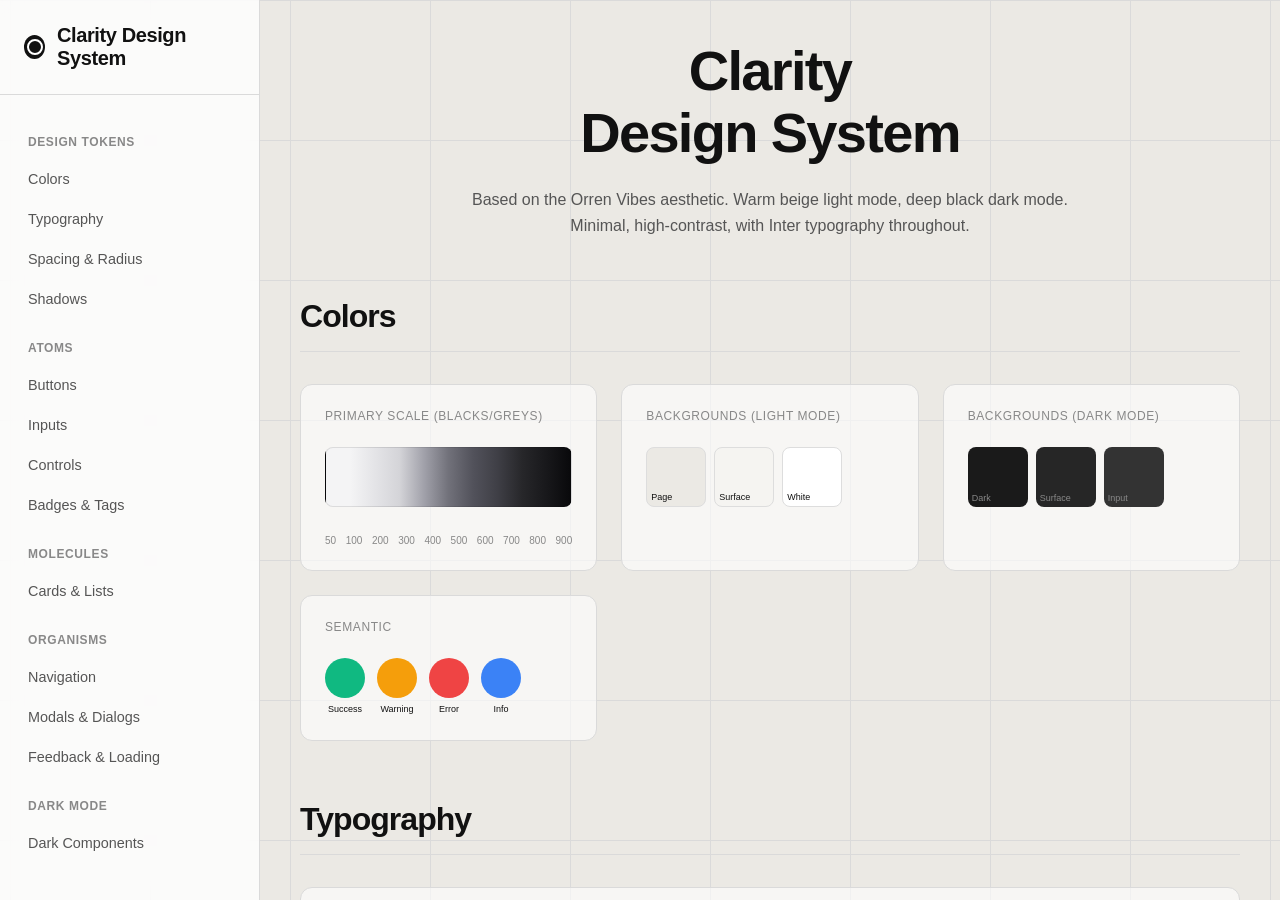
<file: docs/design-system.html>
<!DOCTYPE html>
<html lang="en">
<head>
    <meta charset="UTF-8">
    <meta name="viewport" content="width=device-width, initial-scale=1.0">
    <title>Clarity Design System — Orren Vibes</title>
    <style>
        :root {
            /* --- Color Palette --- */
            /* Backgrounds - Warm Beige Theme (Light Mode) */
            --bg-page: #EBE9E4;
            --bg-surface: #F5F4F1;
            --bg-white: #FFFFFF;
            --bg-dark: #1A1A1A;
            --bg-dark-surface: #262626;
            --bg-dark-input: #333333;

            /* Text */
            --text-main: #111111;
            --text-secondary: #555555;
            --text-tertiary: #888888;
            --text-inverse: #FFFFFF;

            /* Primary Brand - Deep Black/Charcoal */
            --primary-50: #F4F4F5;
            --primary-100: #E4E4E7;
            --primary-200: #D4D4D8;
            --primary-300: #A1A1AA;
            --primary-400: #71717A;
            --primary-500: #52525B;
            --primary-600: #3F3F46;
            --primary-700: #27272A;
            --primary-800: #18181B;
            --primary-900: #09090B;
            --primary-base: var(--primary-900);

            /* Semantic */
            --color-success: #10B981;
            --color-warning: #F59E0B;
            --color-error: #EF4444;
            --color-info: #3B82F6;

            /* UI Elements */
            --border-light: #DADADA;
            --border-focus: #111111;
            --radius-sm: 4px;
            --radius-md: 8px;
            --radius-lg: 12px;
            --radius-xl: 24px;
            --radius-full: 9999px;

            /* Typography */
            --font-sans: 'Inter', -apple-system, BlinkMacSystemFont, "Segoe UI", Roboto, sans-serif;
            --font-display: 'Inter', sans-serif; 
            
            /* Shadows */
            --shadow-sm: 0 1px 2px 0 rgb(0 0 0 / 0.05);
            --shadow-md: 0 4px 6px -1px rgb(0 0 0 / 0.1);
            --shadow-lg: 0 10px 15px -3px rgb(0 0 0 / 0.1);
            --shadow-float: 0 20px 25px -5px rgb(0 0 0 / 0.1), 0 8px 10px -6px rgb(0 0 0 / 0.1);
        }

        /* --- Global Reset & Base --- */
        * { box-sizing: border-box; margin: 0; padding: 0; outline: none; }
        
        body {
            font-family: var(--font-sans);
            background-color: var(--bg-page);
            color: var(--text-main);
            display: flex;
            height: 100vh;
            overflow: hidden;
            background-image: 
                linear-gradient(var(--border-light) 1px, transparent 1px),
                linear-gradient(90deg, var(--border-light) 1px, transparent 1px);
            background-size: 140px 140px;
            background-position: center top;
        }

        /* --- Sidebar Navigation --- */
        aside {
            width: 260px;
            background: rgba(255, 255, 255, 0.8);
            backdrop-filter: blur(10px);
            border-right: 1px solid var(--border-light);
            display: flex;
            flex-direction: column;
            flex-shrink: 0;
            z-index: 50;
        }
        
        .logo-area {
            padding: 24px;
            border-bottom: 1px solid var(--border-light);
            font-weight: 700;
            font-size: 1.25rem;
            letter-spacing: -0.02em;
            display: flex;
            align-items: center;
            gap: 12px;
        }

        .logo-icon {
            width: 24px;
            height: 24px;
            background: var(--text-main);
            border-radius: 50%;
            position: relative;
        }
        .logo-icon::after {
            content: '';
            position: absolute;
            top: 50%; left: 50%;
            transform: translate(-50%, -50%);
            width: 12px; height: 12px;
            border: 2px solid white;
            border-radius: 50%;
        }

        nav {
            flex: 1;
            overflow-y: auto;
            padding: 16px;
        }

        nav a {
            display: block;
            padding: 10px 12px;
            color: var(--text-secondary);
            text-decoration: none;
            border-radius: var(--radius-md);
            margin-bottom: 4px;
            font-size: 0.9rem;
            transition: all 0.2s;
        }

        nav a:hover, nav a.active {
            background: var(--bg-page);
            color: var(--text-main);
            font-weight: 500;
        }

        nav h4 {
            font-size: 0.75rem;
            text-transform: uppercase;
            letter-spacing: 0.05em;
            color: var(--text-tertiary);
            margin: 24px 12px 12px;
        }

        /* --- Main Content Area --- */
        main {
            flex: 1;
            overflow-y: auto;
            padding: 40px;
            scroll-behavior: smooth;
        }

        .container {
            max-width: 1000px;
            margin: 0 auto;
            padding-bottom: 100px;
        }

        section {
            margin-bottom: 60px;
        }

        .section-title {
            font-size: 2rem;
            font-weight: 600;
            letter-spacing: -0.03em;
            margin-bottom: 32px;
            padding-bottom: 16px;
            border-bottom: 1px solid var(--border-light);
            display: flex;
            align-items: center;
            justify-content: space-between;
        }

        .grid-section {
            display: grid;
            grid-template-columns: repeat(auto-fill, minmax(280px, 1fr));
            gap: 24px;
        }

        .component-card {
            background: rgba(255,255,255,0.6);
            border: 1px solid var(--border-light);
            border-radius: var(--radius-lg);
            padding: 24px;
            display: flex;
            flex-direction: column;
            gap: 16px;
            transition: transform 0.2s;
        }
        
        .component-card:hover {
            background: #fff;
            box-shadow: var(--shadow-md);
        }

        .card-label {
            font-size: 0.75rem;
            color: var(--text-tertiary);
            text-transform: uppercase;
            letter-spacing: 0.05em;
            margin-bottom: 8px;
        }

        /* --- TOKENS --- */
        .color-row {
            display: flex;
            gap: 0;
            height: 60px;
            border-radius: var(--radius-md);
            overflow: hidden;
            margin-bottom: 12px;
            border: 1px solid rgba(0,0,0,0.1);
        }
        .swatch { flex: 1; display: flex; align-items: center; justify-content: center; font-size: 10px; color: white; opacity: 0; transition: opacity 0.2s; cursor: default; }
        .swatch:hover { opacity: 1; }
        
        .typo-example { padding: 12px 0; border-bottom: 1px dashed var(--border-light); }
        .typo-label { color: var(--text-tertiary); font-size: 12px; margin-bottom: 4px; }

        .spacing-box { background: var(--primary-base); opacity: 0.2; height: 20px; }
        .radius-box { width: 60px; height: 60px; background: white; border: 2px solid var(--text-main); display: flex; align-items: center; justify-content: center; font-size: 10px; }
        .shadow-box { width: 80px; height: 80px; background: white; border-radius: var(--radius-md); margin: 10px; display: flex; align-items: center; justify-content: center; font-size: 12px; color: var(--text-secondary); }

        /* --- BUTTONS --- */
        .btn {
            display: inline-flex;
            align-items: center;
            justify-content: center;
            gap: 8px;
            padding: 10px 20px;
            border-radius: var(--radius-md);
            font-size: 0.9rem;
            font-weight: 500;
            cursor: pointer;
            transition: all 0.2s;
            border: 1px solid transparent;
            font-family: inherit;
        }

        .btn-primary {
            background: var(--primary-base);
            color: var(--text-inverse);
            border-radius: var(--radius-full); 
        }
        .btn-primary:hover { background: var(--primary-700); transform: translateY(-1px); }

        .btn-secondary {
            background: var(--bg-white);
            color: var(--text-main);
            border: 1px solid var(--border-light);
            border-radius: var(--radius-full);
        }
        .btn-secondary:hover { border-color: var(--text-main); }

        .btn-outline {
            background: transparent;
            border: 1px solid var(--text-main);
            color: var(--text-main);
            border-radius: var(--radius-md);
        }
        
        .btn-ghost { background: transparent; color: var(--text-main); }
        .btn-ghost:hover { background: rgba(0,0,0,0.05); }

        .btn-destructive { background: var(--color-error); color: white; border-radius: var(--radius-md); }

        .btn-sm { padding: 6px 12px; font-size: 0.8rem; }
        .btn-lg { padding: 14px 28px; font-size: 1rem; }

        /* --- INPUTS --- */
        .input-wrapper { display: flex; flex-direction: column; gap: 6px; position: relative; }
        input, select, textarea {
            width: 100%;
            padding: 10px 12px;
            border: 1px solid var(--border-light);
            border-radius: var(--radius-md);
            background: var(--bg-white);
            font-family: inherit;
            font-size: 0.9rem;
            transition: border 0.2s;
        }
        input:focus, select:focus, textarea:focus { border-color: var(--text-main); outline: none; }

        /* --- CONTROLS --- */
        .checkbox-wrapper { display: flex; align-items: center; gap: 8px; cursor: pointer; }
        .checkbox-input { appearance: none; width: 18px; height: 18px; border: 1px solid var(--border-light); border-radius: 4px; display: flex; align-items: center; justify-content: center; }
        .checkbox-input:checked { background: var(--text-main); border-color: var(--text-main); }
        .checkbox-input:checked::after { content: '✓'; color: white; font-size: 12px; }

        .switch { position: relative; width: 40px; height: 22px; background: var(--border-light); border-radius: 99px; cursor: pointer; transition: 0.2s; }
        .switch.on { background: var(--text-main); }
        .switch-handle { position: absolute; top: 2px; left: 2px; width: 18px; height: 18px; background: white; border-radius: 50%; transition: 0.2s; }
        .switch.on .switch-handle { transform: translateX(18px); }

        /* --- CARDS --- */
        .card-basic {
            background: white;
            border: 1px solid var(--border-light);
            border-radius: var(--radius-lg);
            overflow: hidden;
        }
        .card-header { padding: 16px; border-bottom: 1px solid var(--border-light); font-weight: 600; }
        .card-body { padding: 16px; }
        .card-footer { padding: 16px; border-top: 1px solid var(--border-light); background: #fafafa; font-size: 0.85rem; }

        /* --- INTRO BANNER --- */
        .intro-banner {
            background: var(--bg-white);
            border-radius: var(--radius-lg);
            padding: 8px 8px 8px 20px;
            display: inline-flex;
            align-items: center;
            gap: 16px;
            box-shadow: var(--shadow-sm);
            border: 1px solid var(--border-light);
        }
        .intro-text { font-size: 0.9rem; font-weight: 500; color: var(--text-secondary); }
        
        /* --- AI / DARK COMPONENTS --- */
        .ai-chat-box {
            background: var(--bg-dark);
            color: white;
            border-radius: var(--radius-lg);
            padding: 24px;
            position: relative;
            box-shadow: var(--shadow-lg);
            border-bottom: 1px solid rgba(255,255,255,0.1);
        }
        .ai-input-area {
            background: var(--bg-dark-input);
            border-radius: var(--radius-md);
            padding: 12px;
            display: flex;
            align-items: flex-start;
            gap: 12px;
            border: 1px solid rgba(255,255,255,0.1);
        }
        .ai-textarea {
            background: transparent;
            border: none;
            color: white;
            resize: none;
            font-size: 0.95rem;
            min-height: 60px;
        }
        .ai-textarea::placeholder { color: rgba(255,255,255,0.4); }
        .ai-textarea:focus { border: none; box-shadow: none; }
        
        .ai-actions {
            display: flex;
            justify-content: space-between;
            align-items: center;
            margin-top: 12px;
        }
        .ai-btn-group { display: flex; gap: 8px; }
        .ai-icon-btn {
            width: 32px; height: 32px;
            border-radius: 6px;
            background: rgba(255,255,255,0.1);
            border: none;
            color: white;
            display: flex; align-items: center; justify-content: center;
            cursor: pointer;
            transition: 0.2s;
        }
        .ai-icon-btn:hover { background: rgba(255,255,255,0.2); }
        .ai-send-btn {
            background: linear-gradient(135deg, #444 0%, #222 100%);
            border: 1px solid rgba(255,255,255,0.2);
        }

        /* --- BRACKET PILL --- */
        .bracket-pill {
            position: relative;
            padding: 8px 16px;
            display: inline-flex;
            align-items: center;
            justify-content: center;
            font-family: var(--font-sans);
            font-size: 0.9rem;
            color: var(--text-main);
            background: transparent;
        }
        .bracket-pill::before, .bracket-pill::after {
            content: '';
            position: absolute;
            width: 100%; height: 100%;
            pointer-events: none;
            border: 1px dashed #ccc;
            top: 0; left: 0;
            border-radius: 2px;
        }
        .bracket-pill-corner {
            position: absolute;
            width: 8px; height: 8px;
            border-color: var(--text-main);
            border-style: solid;
        }
        .tl { top: -1px; left: -1px; border-width: 1px 0 0 1px; }
        .tr { top: -1px; right: -1px; border-width: 1px 1px 0 0; }
        .bl { bottom: -1px; left: -1px; border-width: 0 0 1px 1px; }
        .br { bottom: -1px; right: -1px; border-width: 0 1px 1px 0; }

        /* --- UTILITIES --- */
        .text-xs { font-size: 0.75rem; }
        .text-sm { font-size: 0.875rem; }
        
        @media (max-width: 768px) {
            body { flex-direction: column; height: auto; overflow: visible; }
            aside { width: 100%; height: auto; border-right: none; border-bottom: 1px solid var(--border-light); }
            main { padding: 20px; }
            .grid-section { grid-template-columns: 1fr; }
        }

        @keyframes spin {
            to { transform: rotate(360deg); }
        }
    </style>
</head>
<body>

<!-- SIDEBAR -->
<aside>
    <div class="logo-area">
        <div class="logo-icon"></div>
        <span>Clarity Design System</span>
    </div>
    <nav>
        <h4>Design Tokens</h4>
        <a href="#colors">Colors</a>
        <a href="#typography">Typography</a>
        <a href="#spacing">Spacing & Radius</a>
        <a href="#shadows">Shadows</a>

        <h4>Atoms</h4>
        <a href="#buttons">Buttons</a>
        <a href="#inputs">Inputs</a>
        <a href="#controls">Controls</a>
        <a href="#badges">Badges & Tags</a>

        <h4>Molecules</h4>
        <a href="#cards">Cards & Lists</a>

        <h4>Organisms</h4>
        <a href="#navigation">Navigation</a>
        <a href="#overlays">Modals & Dialogs</a>
        <a href="#feedback">Feedback & Loading</a>

        <h4>Dark Mode</h4>
        <a href="#dark-components">Dark Components</a>
    </nav>
</aside>

<!-- MAIN CONTENT -->
<main>
    <div class="container">
        
        <div style="margin-bottom: 60px; text-align: center;">
            <h1 style="font-size: 3.5rem; letter-spacing: -0.03em; line-height: 1.1; margin-bottom: 24px; font-weight: 600;">
                Clarity<br>Design System
            </h1>
            <p style="color: var(--text-secondary); max-width: 600px; margin: 0 auto; line-height: 1.6;">
                Based on the Orren Vibes aesthetic. Warm beige light mode, deep black dark mode. 
                Minimal, high-contrast, with Inter typography throughout.
            </p>
        </div>

        <!-- COLORS -->
        <section id="colors">
            <h2 class="section-title">Colors</h2>
            <div class="grid-section">
                <div class="component-card">
                    <span class="card-label">Primary Scale (Blacks/Greys)</span>
                    <div class="color-row" style="background: linear-gradient(to right, #F4F4F5 10%, #E4E4E7 20%, #D4D4D8 30%, #A1A1AA 40%, #71717A 50%, #52525B 60%, #3F3F46 70%, #27272A 80%, #18181B 90%, #09090B 100%);"></div>
                    <div style="display:flex; justify-content:space-between; font-size:10px; color:var(--text-tertiary);">
                        <span>50</span><span>100</span><span>200</span><span>300</span><span>400</span><span>500</span><span>600</span><span>700</span><span>800</span><span>900</span>
                    </div>
                </div>
                <div class="component-card">
                    <span class="card-label">Backgrounds (Light Mode)</span>
                    <div style="display: flex; gap: 8px;">
                        <div style="width: 60px; height: 60px; background: #EBE9E4; border-radius: 8px; border: 1px solid #ddd; display: flex; align-items: flex-end; padding: 4px;"><span style="font-size: 9px;">Page</span></div>
                        <div style="width: 60px; height: 60px; background: #F5F4F1; border-radius: 8px; border: 1px solid #ddd; display: flex; align-items: flex-end; padding: 4px;"><span style="font-size: 9px;">Surface</span></div>
                        <div style="width: 60px; height: 60px; background: #FFFFFF; border-radius: 8px; border: 1px solid #ddd; display: flex; align-items: flex-end; padding: 4px;"><span style="font-size: 9px;">White</span></div>
                    </div>
                </div>
                <div class="component-card">
                    <span class="card-label">Backgrounds (Dark Mode)</span>
                    <div style="display: flex; gap: 8px;">
                        <div style="width: 60px; height: 60px; background: #1A1A1A; border-radius: 8px; display: flex; align-items: flex-end; padding: 4px;"><span style="font-size: 9px; color: #888;">Dark</span></div>
                        <div style="width: 60px; height: 60px; background: #262626; border-radius: 8px; display: flex; align-items: flex-end; padding: 4px;"><span style="font-size: 9px; color: #888;">Surface</span></div>
                        <div style="width: 60px; height: 60px; background: #333333; border-radius: 8px; display: flex; align-items: flex-end; padding: 4px;"><span style="font-size: 9px; color: #888;">Input</span></div>
                    </div>
                </div>
                <div class="component-card">
                    <span class="card-label">Semantic</span>
                    <div style="display: flex; gap: 12px; align-items: center;">
                        <div style="text-align: center;"><div style="width: 40px; height: 40px; background: #10B981; border-radius: 50%;"></div><span style="font-size: 9px;">Success</span></div>
                        <div style="text-align: center;"><div style="width: 40px; height: 40px; background: #F59E0B; border-radius: 50%;"></div><span style="font-size: 9px;">Warning</span></div>
                        <div style="text-align: center;"><div style="width: 40px; height: 40px; background: #EF4444; border-radius: 50%;"></div><span style="font-size: 9px;">Error</span></div>
                        <div style="text-align: center;"><div style="width: 40px; height: 40px; background: #3B82F6; border-radius: 50%;"></div><span style="font-size: 9px;">Info</span></div>
                    </div>
                </div>
            </div>
        </section>

        <!-- TYPOGRAPHY -->
        <section id="typography">
            <h2 class="section-title">Typography</h2>
            <div class="component-card">
                <div class="typo-example">
                    <div class="typo-label">Display — 48px / 700 / -0.03em</div>
                    <div style="font-size: 48px; font-weight: 700; letter-spacing: -0.03em;">Clarity Reader</div>
                </div>
                <div class="typo-example">
                    <div class="typo-label">Heading 1 — 36px / 600 / -0.02em</div>
                    <div style="font-size: 36px; font-weight: 600; letter-spacing: -0.02em;">Your document library</div>
                </div>
                <div class="typo-example">
                    <div class="typo-label">Heading 2 — 24px / 600</div>
                    <div style="font-size: 24px; font-weight: 600;">Organized by folder</div>
                </div>
                <div class="typo-example">
                    <div class="typo-label">Heading 3 — 18px / 600</div>
                    <div style="font-size: 18px; font-weight: 600;">Section heading</div>
                </div>
                <div class="typo-example">
                    <div class="typo-label">Body — 16px / 400 / 1.6 line-height</div>
                    <div style="font-size: 16px; line-height: 1.6; color: var(--text-secondary);">
                        Clarity helps you browse, upload, and organize your markdown documents from any device. Clean typography, focused reading.
                    </div>
                </div>
                <div class="typo-example">
                    <div class="typo-label">Small — 14px / 400</div>
                    <div style="font-size: 14px; color: var(--text-secondary);">Last synced 3 minutes ago</div>
                </div>
                <div class="typo-example">
                    <div class="typo-label">Caption — 12px / uppercase / 0.05em spacing</div>
                    <div style="font-size: 12px; color: var(--text-tertiary); text-transform: uppercase; letter-spacing: 0.05em;">Library · 24 documents</div>
                </div>
            </div>
        </section>

        <!-- SPACING & RADIUS -->
        <section id="spacing">
            <h2 class="section-title">Spacing & Radius</h2>
            <div class="grid-section">
                <div class="component-card">
                    <span class="card-label">Spacing Scale (px)</span>
                    <div style="display: flex; align-items: flex-end; gap: 8px; height: 64px;">
                        <div class="spacing-box" style="width: 4px;" title="4"></div>
                        <div class="spacing-box" style="width: 8px;" title="8"></div>
                        <div class="spacing-box" style="width: 12px;" title="12"></div>
                        <div class="spacing-box" style="width: 16px;" title="16"></div>
                        <div class="spacing-box" style="width: 24px;" title="24"></div>
                        <div class="spacing-box" style="width: 32px;" title="32"></div>
                        <div class="spacing-box" style="width: 48px;" title="48"></div>
                        <div class="spacing-box" style="width: 64px;" title="64"></div>
                    </div>
                    <div style="display:flex; gap: 8px; font-size: 10px; color: var(--text-tertiary);">
                        <span>4</span><span>8</span><span>12</span><span>16</span><span>24</span><span>32</span><span>48</span><span>64</span>
                    </div>
                </div>
                <div class="component-card">
                    <span class="card-label">Border Radius</span>
                    <div style="display: flex; gap: 12px; flex-wrap: wrap;">
                        <div class="radius-box" style="border-radius: 0;">0</div>
                        <div class="radius-box" style="border-radius: 4px;">4 sm</div>
                        <div class="radius-box" style="border-radius: 8px;">8 md</div>
                        <div class="radius-box" style="border-radius: 12px;">12 lg</div>
                        <div class="radius-box" style="border-radius: 9999px;">full</div>
                    </div>
                </div>
            </div>
        </section>

        <!-- SHADOWS -->
        <section id="shadows">
            <h2 class="section-title">Shadows</h2>
            <div class="component-card" style="flex-direction: row; flex-wrap: wrap; background: #f9f9f9;">
                <div class="shadow-box" style="box-shadow: 0 1px 2px 0 rgb(0 0 0 / 0.05);">SM</div>
                <div class="shadow-box" style="box-shadow: 0 4px 6px -1px rgb(0 0 0 / 0.1);">MD</div>
                <div class="shadow-box" style="box-shadow: 0 10px 15px -3px rgb(0 0 0 / 0.1);">LG</div>
                <div class="shadow-box" style="box-shadow: 0 20px 25px -5px rgb(0 0 0 / 0.1), 0 8px 10px -6px rgb(0 0 0 / 0.1);">Float</div>
            </div>
        </section>

        <!-- BUTTONS -->
        <section id="buttons">
            <h2 class="section-title">Buttons</h2>
            <div class="grid-section">
                <div class="component-card">
                    <span class="card-label">Variants</span>
                    <div style="display: flex; flex-wrap: wrap; gap: 12px;">
                        <button class="btn btn-primary">Primary →</button>
                        <button class="btn btn-secondary">Secondary</button>
                        <button class="btn btn-outline">Outline</button>
                        <button class="btn btn-ghost">Ghost</button>
                        <button class="btn btn-destructive">Destructive</button>
                    </div>
                </div>
                <div class="component-card">
                    <span class="card-label">Sizes</span>
                    <div style="display: flex; flex-wrap: wrap; align-items: center; gap: 12px;">
                        <button class="btn btn-primary btn-sm">Small</button>
                        <button class="btn btn-primary">Medium</button>
                        <button class="btn btn-primary btn-lg">Large</button>
                        <button class="btn btn-primary" disabled style="opacity: 0.5; cursor: not-allowed;">Disabled</button>
                    </div>
                </div>
                <div class="component-card">
                    <span class="card-label">Icon Buttons</span>
                    <div style="display: flex; gap: 12px;">
                        <button class="btn btn-secondary" style="width: 40px; height: 40px; padding: 0; border-radius: 50%; display: flex; align-items: center; justify-content: center;">
                            <svg width="16" height="16" viewBox="0 0 24 24" fill="none" stroke="currentColor" stroke-width="2"><path d="M12 5v14M5 12h14"/></svg>
                        </button>
                        <button class="btn btn-outline" style="width: 40px; height: 40px; padding: 0; display: flex; align-items: center; justify-content: center;">
                            <svg width="16" height="16" viewBox="0 0 24 24" fill="none" stroke="currentColor" stroke-width="2"><circle cx="11" cy="11" r="8"/><path d="M21 21l-4.35-4.35"/></svg>
                        </button>
                        <button class="btn btn-ghost" style="width: 40px; height: 40px; padding: 0; display: flex; align-items: center; justify-content: center;">
                            <svg width="16" height="16" viewBox="0 0 24 24" fill="none" stroke="currentColor" stroke-width="2"><circle cx="12" cy="12" r="1"/><circle cx="19" cy="12" r="1"/><circle cx="5" cy="12" r="1"/></svg>
                        </button>
                    </div>
                </div>
            </div>
        </section>

        <!-- INPUTS -->
        <section id="inputs">
            <h2 class="section-title">Inputs</h2>
            <div class="grid-section">
                <div class="component-card">
                    <span class="card-label">Text Inputs</span>
                    <div class="input-wrapper">
                        <label class="text-xs" style="color: var(--text-tertiary);">Default</label>
                        <input type="text" placeholder="Search documents...">
                    </div>
                    <div class="input-wrapper">
                        <label class="text-xs" style="color: var(--text-tertiary);">Error State</label>
                        <input type="text" value="Invalid" style="border-color: var(--color-error);">
                        <span class="text-xs" style="color: var(--color-error);">Repository not found.</span>
                    </div>
                </div>
                <div class="component-card">
                    <span class="card-label">Select & Textarea</span>
                    <div class="input-wrapper">
                        <label class="text-xs" style="color: var(--text-tertiary);">Repository</label>
                        <select>
                            <option>user/my-documents</option>
                            <option>user/notes</option>
                        </select>
                    </div>
                    <div class="input-wrapper">
                        <label class="text-xs" style="color: var(--text-tertiary);">Commit Message</label>
                        <textarea rows="2" placeholder="Describe your changes..."></textarea>
                    </div>
                </div>
            </div>
        </section>

        <!-- CONTROLS -->
        <section id="controls">
            <h2 class="section-title">Controls</h2>
            <div class="component-card">
                <div style="display: flex; gap: 32px; flex-wrap: wrap;">
                    <div style="display: flex; flex-direction: column; gap: 12px;">
                        <span class="card-label">Toggle Switch</span>
                        <div style="display: flex; align-items: center; gap: 12px;">
                            <div class="switch" onclick="this.classList.toggle('on')"><div class="switch-handle"></div></div>
                            <span class="text-sm">Dark mode</span>
                        </div>
                        <div style="display: flex; align-items: center; gap: 12px;">
                            <div class="switch on" onclick="this.classList.toggle('on')"><div class="switch-handle"></div></div>
                            <span class="text-sm">Sync enabled</span>
                        </div>
                    </div>
                    <div style="display: flex; flex-direction: column; gap: 12px;">
                        <span class="card-label">Checkboxes</span>
                        <label class="checkbox-wrapper"><div class="checkbox-input"></div><span class="text-sm">Unchecked</span></label>
                        <label class="checkbox-wrapper"><div class="checkbox-input" style="background: var(--text-main); border-color: var(--text-main);"><span style="color: white; font-size: 12px;">✓</span></div><span class="text-sm">Checked</span></label>
                    </div>
                </div>
            </div>
        </section>

        <!-- BADGES -->
        <section id="badges">
            <h2 class="section-title">Badges & Status</h2>
            <div class="component-card">
                <span class="card-label">Status Badges</span>
                <div style="display: flex; gap: 8px; flex-wrap: wrap; margin-bottom: 16px;">
                    <span style="padding: 2px 10px; border-radius: 99px; background: var(--primary-100); font-size: 12px; color: var(--text-main);">Default</span>
                    <span style="padding: 2px 10px; border-radius: 99px; background: #DEF7EC; font-size: 12px; color: #03543F;">Connected</span>
                    <span style="padding: 2px 10px; border-radius: 99px; background: #FEECDC; font-size: 12px; color: #8A2C0D;">Syncing</span>
                    <span style="padding: 2px 10px; border-radius: 99px; background: #FDE8E8; font-size: 12px; color: #9B1C1C;">Error</span>
                    <span style="padding: 2px 10px; border-radius: 99px; background: #EFF6FF; font-size: 12px; color: #1E40AF;">Offline</span>
                </div>
                <span class="card-label">File Count Badge</span>
                <div style="display: flex; gap: 12px; align-items: center;">
                    <span style="padding: 0 8px; height: 20px; border-radius: 99px; background: var(--primary-100); font-size: 11px; display: flex; align-items: center; color: var(--text-secondary);">12</span>
                    <span style="padding: 0 8px; height: 20px; border-radius: 99px; background: var(--bg-page); font-size: 11px; display: flex; align-items: center; color: var(--text-tertiary);">3</span>
                </div>
            </div>
        </section>

        <!-- CARDS & LISTS -->
        <section id="cards">
            <h2 class="section-title">Cards & Lists</h2>
            <div class="grid-section">
                <!-- Modal/Dialog Pattern -->
                <div class="card-basic">
                    <div class="card-header" style="display: flex; justify-content: space-between; align-items: center;">
                        <span>Settings</span>
                        <button style="border: none; background: none; font-size: 1.2rem; cursor: pointer; color: var(--text-tertiary);">×</button>
                    </div>
                    <div class="card-body">
                        <div class="input-wrapper">
                            <label class="text-xs" style="color: var(--text-tertiary);">Repository</label>
                            <select><option>user/my-notes (private)</option></select>
                        </div>
                    </div>
                    <div class="card-footer" style="display: flex; justify-content: flex-end; gap: 8px;">
                        <button class="btn btn-secondary btn-sm">Cancel</button>
                        <button class="btn btn-primary btn-sm">Connect</button>
                    </div>
                </div>

                <!-- File List Pattern -->
                <div class="card-basic">
                    <div class="card-body" style="padding: 0;">
                        <div style="padding: 12px 16px; border-bottom: 1px solid var(--border-light); display: flex; align-items: center; gap: 12px;">
                            <div style="width: 32px; height: 32px; background: var(--bg-page); border-radius: 8px; display: flex; align-items: center; justify-content: center; font-size: 14px;">📄</div>
                            <div style="flex: 1;">
                                <div style="font-size: 14px; font-weight: 500;">meeting-notes</div>
                                <div style="font-size: 11px; color: var(--text-tertiary);">work/</div>
                            </div>
                            <button class="btn btn-ghost btn-sm" style="padding: 4px 8px;">⋯</button>
                        </div>
                        <div style="padding: 12px 16px; border-bottom: 1px solid var(--border-light); display: flex; align-items: center; gap: 12px;">
                            <div style="width: 32px; height: 32px; background: var(--bg-page); border-radius: 8px; display: flex; align-items: center; justify-content: center; font-size: 14px;">📄</div>
                            <div style="flex: 1;">
                                <div style="font-size: 14px; font-weight: 500;">book-notes</div>
                                <div style="font-size: 11px; color: var(--text-tertiary);">personal/</div>
                            </div>
                            <button class="btn btn-ghost btn-sm" style="padding: 4px 8px;">⋯</button>
                        </div>
                        <div style="padding: 12px 16px; display: flex; align-items: center; gap: 12px;">
                            <div style="width: 32px; height: 32px; background: var(--bg-page); border-radius: 8px; display: flex; align-items: center; justify-content: center; font-size: 14px;">📄</div>
                            <div style="flex: 1;">
                                <div style="font-size: 14px; font-weight: 500;">sourdough</div>
                                <div style="font-size: 11px; color: var(--text-tertiary);">recipes/</div>
                            </div>
                            <button class="btn btn-ghost btn-sm" style="padding: 4px 8px;">⋯</button>
                        </div>
                    </div>
                </div>

                <!-- Action Menu Pattern -->
                <div style="position: relative;">
                    <div class="card-basic" style="width: 180px; box-shadow: var(--shadow-lg);">
                        <div class="card-body" style="padding: 4px;">
                            <div style="padding: 8px 12px; border-radius: 6px; font-size: 14px; cursor: pointer; transition: 0.15s;" onmouseover="this.style.background='var(--bg-page)'" onmouseout="this.style.background='transparent'">Rename</div>
                            <div style="padding: 8px 12px; border-radius: 6px; font-size: 14px; cursor: pointer; transition: 0.15s;" onmouseover="this.style.background='var(--bg-page)'" onmouseout="this.style.background='transparent'">Move to…</div>
                            <div style="height: 1px; background: var(--border-light); margin: 4px 0;"></div>
                            <div style="padding: 8px 12px; border-radius: 6px; font-size: 14px; color: var(--color-error); cursor: pointer; transition: 0.15s;" onmouseover="this.style.background='#FEF2F2'" onmouseout="this.style.background='transparent'">Delete</div>
                        </div>
                    </div>
                </div>
            </div>
        </section>

        <!-- NAVIGATION -->
        <section id="navigation">
            <h2 class="section-title">Navigation</h2>
            <div class="component-card">
                <span class="card-label">Top Bar</span>
                <div style="background: white; border: 1px solid var(--border-light); padding: 12px 24px; border-radius: 8px; display: flex; justify-content: space-between; align-items: center;">
                    <div style="display: flex; align-items: center; gap: 12px;">
                        <button class="btn btn-ghost" style="padding: 8px;">☰</button>
                        <span style="font-weight: 500;">meeting-notes</span>
                    </div>
                    <div style="display: flex; gap: 8px;">
                        <button class="btn btn-ghost" style="width: 36px; height: 36px; padding: 0; border-radius: 8px; border: 1px solid var(--border-light);">☀</button>
                        <button class="btn btn-ghost" style="width: 36px; height: 36px; padding: 0; border-radius: 8px; border: 1px solid var(--border-light);">⚙</button>
                        <button class="btn btn-primary btn-sm">Upload</button>
                    </div>
                </div>

                <div style="margin-top: 24px;">
                    <span class="card-label">Sidebar Category Item</span>
                    <div style="width: 260px; background: var(--bg-surface); border-radius: 8px; padding: 8px; border: 1px solid var(--border-light);">
                        <div style="padding: 10px 12px; border-radius: 6px; font-size: 14px; display: flex; justify-content: space-between; background: var(--bg-page); font-weight: 500; margin-bottom: 2px;">
                            <span>📁 All Documents</span>
                            <span style="font-size: 12px; color: var(--text-tertiary);">24</span>
                        </div>
                        <div style="padding: 10px 12px; border-radius: 6px; font-size: 14px; color: var(--text-secondary); display: flex; justify-content: space-between; margin-bottom: 2px;">
                            <span>📁 Work</span>
                            <span style="font-size: 12px; color: var(--text-tertiary);">8</span>
                        </div>
                        <div style="padding: 10px 12px; border-radius: 6px; font-size: 14px; color: var(--text-secondary); display: flex; justify-content: space-between; margin-bottom: 2px;">
                            <span>📁 Personal</span>
                            <span style="font-size: 12px; color: var(--text-tertiary);">12</span>
                        </div>
                        <div style="padding: 10px 12px; border-radius: 6px; font-size: 14px; color: var(--text-secondary); display: flex; justify-content: space-between;">
                            <span>📁 Recipes</span>
                            <span style="font-size: 12px; color: var(--text-tertiary);">4</span>
                        </div>
                    </div>
                </div>
            </div>
        </section>

        <!-- OVERLAYS -->
        <section id="overlays">
            <h2 class="section-title">Modals & Dialogs</h2>
            <div style="display: flex; gap: 24px; flex-wrap: wrap;">
                <!-- Delete Confirmation -->
                <div style="flex: 1; min-width: 300px; background: white; border-radius: var(--radius-lg); box-shadow: var(--shadow-lg); border: 1px solid var(--border-light); overflow: hidden;">
                    <div class="card-header" style="display: flex; justify-content: space-between; align-items: center;">
                        <span>Delete File</span>
                        <button style="border: none; background: none; font-size: 1.2rem; cursor: pointer; color: var(--text-tertiary);">×</button>
                    </div>
                    <div class="card-body">
                        <p class="text-sm" style="color: var(--text-secondary);">Delete <strong>meeting-notes.md</strong>? This will permanently remove it from your GitHub repository. This cannot be undone.</p>
                    </div>
                    <div class="card-footer" style="display: flex; justify-content: flex-end; gap: 8px;">
                        <button class="btn btn-secondary btn-sm">Cancel</button>
                        <button class="btn btn-destructive btn-sm">Delete</button>
                    </div>
                </div>

                <!-- Move To Picker -->
                <div style="flex: 1; min-width: 300px; background: white; border-radius: var(--radius-lg); box-shadow: var(--shadow-lg); border: 1px solid var(--border-light); overflow: hidden;">
                    <div class="card-header" style="display: flex; justify-content: space-between; align-items: center;">
                        <span>Move to…</span>
                        <button style="border: none; background: none; font-size: 1.2rem; cursor: pointer; color: var(--text-tertiary);">×</button>
                    </div>
                    <div class="card-body" style="padding: 8px;">
                        <div style="padding: 10px 12px; border-radius: 6px; cursor: pointer; font-size: 14px; background: var(--bg-page); font-weight: 500; margin-bottom: 2px;">📁 work</div>
                        <div style="padding: 10px 12px; border-radius: 6px; cursor: pointer; font-size: 14px; margin-bottom: 2px;" onmouseover="this.style.background='var(--bg-page)'" onmouseout="this.style.background='transparent'">📁 personal</div>
                        <div style="padding: 10px 12px; border-radius: 6px; cursor: pointer; font-size: 14px; margin-bottom: 2px;" onmouseover="this.style.background='var(--bg-page)'" onmouseout="this.style.background='transparent'">📁 recipes</div>
                        <div style="height: 1px; background: var(--border-light); margin: 4px 0;"></div>
                        <div style="padding: 10px 12px; border-radius: 6px; cursor: pointer; font-size: 14px; color: var(--text-secondary);" onmouseover="this.style.background='var(--bg-page)'" onmouseout="this.style.background='transparent'">+ New folder</div>
                    </div>
                    <div class="card-footer" style="display: flex; justify-content: flex-end; gap: 8px;">
                        <button class="btn btn-secondary btn-sm">Cancel</button>
                        <button class="btn btn-primary btn-sm">Move here</button>
                    </div>
                </div>
            </div>
        </section>

        <!-- FEEDBACK -->
        <section id="feedback">
            <h2 class="section-title">Feedback & Loading</h2>
            <div class="grid-section">
                <div class="component-card">
                    <span class="card-label">Toasts</span>
                    <div style="padding: 12px 16px; background: var(--bg-dark); color: white; border-radius: var(--radius-md); font-size: 14px; display: flex; justify-content: space-between; align-items: center; margin-bottom: 8px;">
                        <span>Moved notes.md to /work</span>
                        <button style="background: none; border: none; color: rgba(255,255,255,0.7); cursor: pointer; font-size: 13px; text-decoration: underline;">Undo</button>
                    </div>
                    <div style="padding: 12px 16px; background: #DEF7EC; border-radius: var(--radius-md); font-size: 14px; color: #03543F; margin-bottom: 8px;">
                        ✓ Uploaded meeting-notes.md
                    </div>
                    <div style="padding: 12px 16px; background: #FDE8E8; border-radius: var(--radius-md); font-size: 14px; color: #9B1C1C;">
                        Failed to delete: file was modified externally
                    </div>
                </div>

                <div class="component-card">
                    <span class="card-label">Loading States</span>
                    <div style="display: flex; align-items: center; gap: 24px; margin-bottom: 16px;">
                        <div style="width: 20px; height: 20px; border: 2px solid #eee; border-top-color: var(--text-main); border-radius: 50%; animation: spin 1s linear infinite;"></div>
                        <div style="flex: 1; height: 4px; background: #eee; border-radius: 99px; overflow: hidden;">
                            <div style="width: 60%; height: 100%; background: var(--text-main);"></div>
                        </div>
                    </div>
                    <span class="card-label">Skeleton</span>
                    <div style="display: flex; flex-direction: column; gap: 8px;">
                        <div style="display: flex; align-items: center; gap: 12px;">
                            <div style="width: 32px; height: 32px; background: #eee; border-radius: 8px;"></div>
                            <div style="flex: 1;">
                                <div style="height: 12px; width: 60%; background: #eee; margin-bottom: 6px; border-radius: 4px;"></div>
                                <div style="height: 10px; width: 30%; background: #eee; border-radius: 4px;"></div>
                            </div>
                        </div>
                        <div style="display: flex; align-items: center; gap: 12px;">
                            <div style="width: 32px; height: 32px; background: #eee; border-radius: 8px;"></div>
                            <div style="flex: 1;">
                                <div style="height: 12px; width: 45%; background: #eee; margin-bottom: 6px; border-radius: 4px;"></div>
                                <div style="height: 10px; width: 25%; background: #eee; border-radius: 4px;"></div>
                            </div>
                        </div>
                    </div>
                </div>
            </div>
        </section>

        <!-- DARK COMPONENTS -->
        <section id="dark-components">
            <h2 class="section-title">Dark Mode Reference</h2>
            <div class="component-card" style="background: var(--bg-dark); color: white; border-color: #333;">
                <span class="card-label" style="color: #666;">Dark Mode Surfaces</span>
                <p style="font-size: 14px; color: rgba(255,255,255,0.6); margin-bottom: 16px;">
                    Dark mode uses --bg-dark (#1A1A1A) as page, --bg-dark-surface (#262626) for cards/panels, --bg-dark-input (#333) for inputs and interactive surfaces.
                    Borders are rgba(255,255,255,0.1). Text is white/rgba(255,255,255,0.6)/(0.4).
                </p>
                <div style="display: flex; gap: 12px; flex-wrap: wrap;">
                    <div style="background: var(--bg-dark-surface); border: 1px solid rgba(255,255,255,0.1); padding: 16px; border-radius: 8px; flex: 1; min-width: 200px;">
                        <div style="font-size: 13px; font-weight: 500; margin-bottom: 8px;">Card on dark</div>
                        <div style="font-size: 12px; color: rgba(255,255,255,0.5);">Surface: #262626</div>
                    </div>
                    <div style="flex: 1; min-width: 200px;">
                        <div style="background: var(--bg-dark-input); border: 1px solid rgba(255,255,255,0.1); padding: 10px 12px; border-radius: 8px; font-size: 14px; color: rgba(255,255,255,0.4); margin-bottom: 8px;">
                            Search documents...
                        </div>
                        <div style="display: flex; gap: 8px;">
                            <button class="btn btn-sm" style="background: white; color: #111; border-radius: 9999px;">Primary</button>
                            <button class="btn btn-sm" style="background: transparent; color: white; border: 1px solid rgba(255,255,255,0.2); border-radius: 9999px;">Secondary</button>
                        </div>
                    </div>
                </div>
            </div>
        </section>

    </div>
</main>

<script>
    document.querySelectorAll('.btn').forEach(btn => {
        btn.addEventListener('click', function() {
            this.style.transform = 'scale(0.95)';
            setTimeout(() => this.style.transform = 'scale(1)', 100);
        });
    });
</script>
</body>
</html>
</file>
